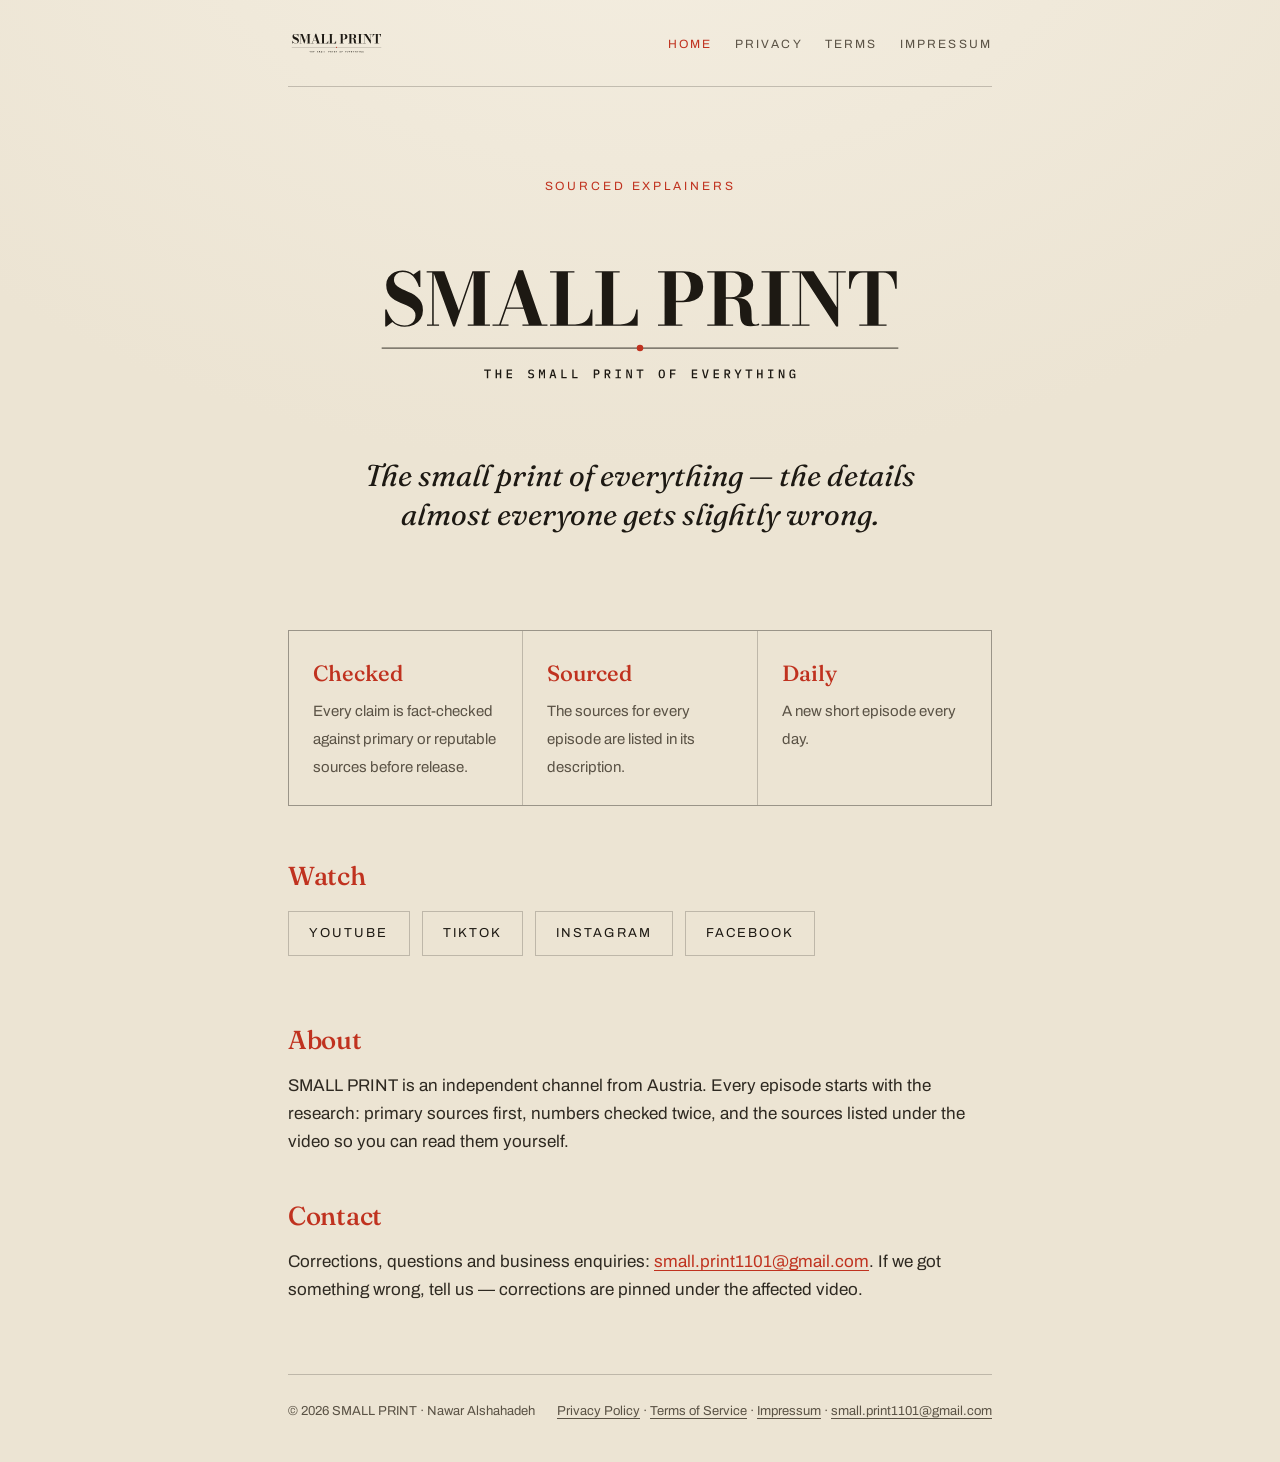
<file: index.html>
<!doctype html>
<html lang="en"><head><meta charset="utf-8">
<meta name="viewport" content="width=device-width,initial-scale=1">
<title>SMALL PRINT — The small print of everything</title>
<meta name="description" content="Short, fact-checked, sourced explainers. A new episode every day.">
<meta property="og:title" content="SMALL PRINT — The small print of everything"><meta property="og:description" content="Short, fact-checked, sourced explainers. A new episode every day.">
<meta property="og:image" content="assets/og.jpg"><meta name="theme-color" content="#ECE4D3">
<link rel="icon" href="favicon.png"><link rel="apple-touch-icon" href="assets/apple-touch-icon.png">
<link rel="stylesheet" href="assets/site.css">
</head><body><div class="wrap">
<header class="top"><a href="index.html"><img src="assets/wordmark.svg" alt="SMALL PRINT"></a><nav><a href="index.html" aria-current=page>Home</a><a href="privacy.html">Privacy</a><a href="terms.html">Terms</a><a href="impressum.html">Impressum</a></nav></header>
<main>
<section class="hero">
<div class="kicker">Sourced explainers</div>
<img class="mark" src="assets/wordmark.svg" alt="SMALL PRINT" style="margin-top:28px">
<p class="lede">The small print of everything &mdash; the details almost everyone gets slightly wrong.</p>
</section>
<div class="grid">
<div><b>Checked</b><span>Every claim is fact-checked against primary or reputable sources before release.</span></div>
<div><b>Sourced</b><span>The sources for every episode are listed in its description.</span></div>
<div><b>Daily</b><span>A new short episode every day.</span></div>
</div>
<h2>Watch</h2>
<div class="links" style="justify-content:flex-start">
<a href="https://www.youtube.com/@smallprint.explained" rel="me">YouTube</a><a href="https://www.tiktok.com/@smallprint.explained" rel="me">TikTok</a><a href="https://www.instagram.com/_small_print/" rel="me">Instagram</a><a href="https://www.facebook.com/profile.php?id=61596106101055" rel="me">Facebook</a>
</div>
<h2>About</h2>
<p>SMALL PRINT is an independent channel from Austria. Every episode starts with the research: primary sources first, numbers checked twice, and the sources listed under the video so you can read them yourself.</p>
<h2>Contact</h2>
<p>Corrections, questions and business enquiries: <a href="mailto:small.print1101@gmail.com">small.print1101@gmail.com</a>. If we got something wrong, tell us &mdash; corrections are pinned under the affected video.</p>
</main>
<footer><span>&copy; 2026 SMALL PRINT &middot; Nawar Alshahadeh</span><span><a href="privacy.html">Privacy Policy</a> &middot; <a href="terms.html">Terms of Service</a> &middot; <a href="impressum.html">Impressum</a> &middot; <a href="mailto:small.print1101@gmail.com">small.print1101@gmail.com</a></span></footer>
</div></body></html>
</file>
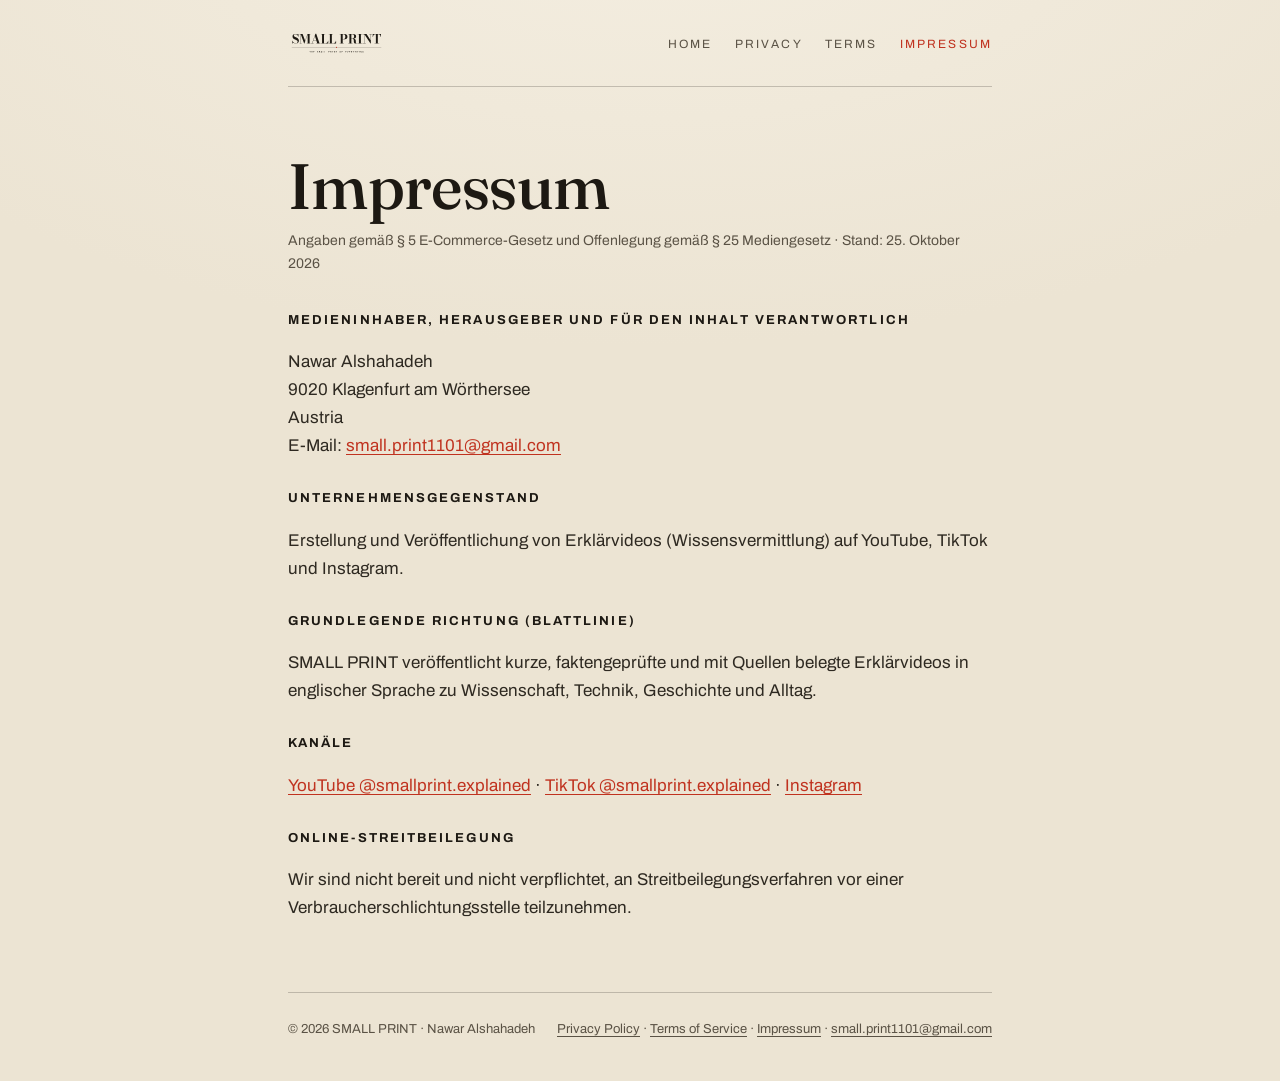
<file: impressum.html>
<!doctype html>
<html lang="de"><head><meta charset="utf-8">
<meta name="viewport" content="width=device-width,initial-scale=1">
<title>Impressum — SMALL PRINT</title>
<meta name="description" content="Impressum und Offenlegung von SMALL PRINT.">
<meta property="og:title" content="Impressum — SMALL PRINT"><meta property="og:description" content="Impressum und Offenlegung von SMALL PRINT.">
<meta property="og:image" content="assets/og.jpg"><meta name="theme-color" content="#ECE4D3">
<link rel="icon" href="favicon.png"><link rel="apple-touch-icon" href="assets/apple-touch-icon.png">
<link rel="stylesheet" href="assets/site.css">
</head><body><div class="wrap">
<header class="top"><a href="index.html"><img src="assets/wordmark.svg" alt="SMALL PRINT"></a><nav><a href="index.html">Home</a><a href="privacy.html">Privacy</a><a href="terms.html">Terms</a><a href="impressum.html" aria-current=page>Impressum</a></nav></header>
<main>
<h1>Impressum</h1>
<div class="meta">Angaben gem&auml;&szlig; &sect; 5 E-Commerce-Gesetz und Offenlegung gem&auml;&szlig; &sect; 25 Mediengesetz &middot; Stand: 25. Oktober 2026</div>

<h3>Medieninhaber, Herausgeber und f&uuml;r den Inhalt verantwortlich</h3>
<p class="addr">Nawar Alshahadeh
9020 Klagenfurt am Wörthersee
Austria
E-Mail: <a href="mailto:small.print1101@gmail.com">small.print1101@gmail.com</a></p>

<h3>Unternehmensgegenstand</h3>
<p>Erstellung und Ver&ouml;ffentlichung von Erkl&auml;rvideos (Wissensvermittlung) auf YouTube, TikTok und Instagram.</p>

<h3>Grundlegende Richtung (Blattlinie)</h3>
<p>SMALL PRINT ver&ouml;ffentlicht kurze, faktengepr&uuml;fte und mit Quellen belegte Erkl&auml;rvideos in englischer Sprache zu Wissenschaft, Technik, Geschichte und Alltag.</p>

<h3>Kan&auml;le</h3>
<p><a href="https://www.youtube.com/@smallprint.explained">YouTube @smallprint.explained</a> &middot; <a href="https://www.tiktok.com/@smallprint.explained">TikTok @smallprint.explained</a> &middot; <a href="https://www.instagram.com/_small_print/">Instagram</a></p>

<h3>Online-Streitbeilegung</h3>
<p>Wir sind nicht bereit und nicht verpflichtet, an Streitbeilegungsverfahren vor einer Verbraucherschlichtungsstelle teilzunehmen.</p>
</main>
<footer><span>&copy; 2026 SMALL PRINT &middot; Nawar Alshahadeh</span><span><a href="privacy.html">Privacy Policy</a> &middot; <a href="terms.html">Terms of Service</a> &middot; <a href="impressum.html">Impressum</a> &middot; <a href="mailto:small.print1101@gmail.com">small.print1101@gmail.com</a></span></footer>
</div></body></html>
</file>
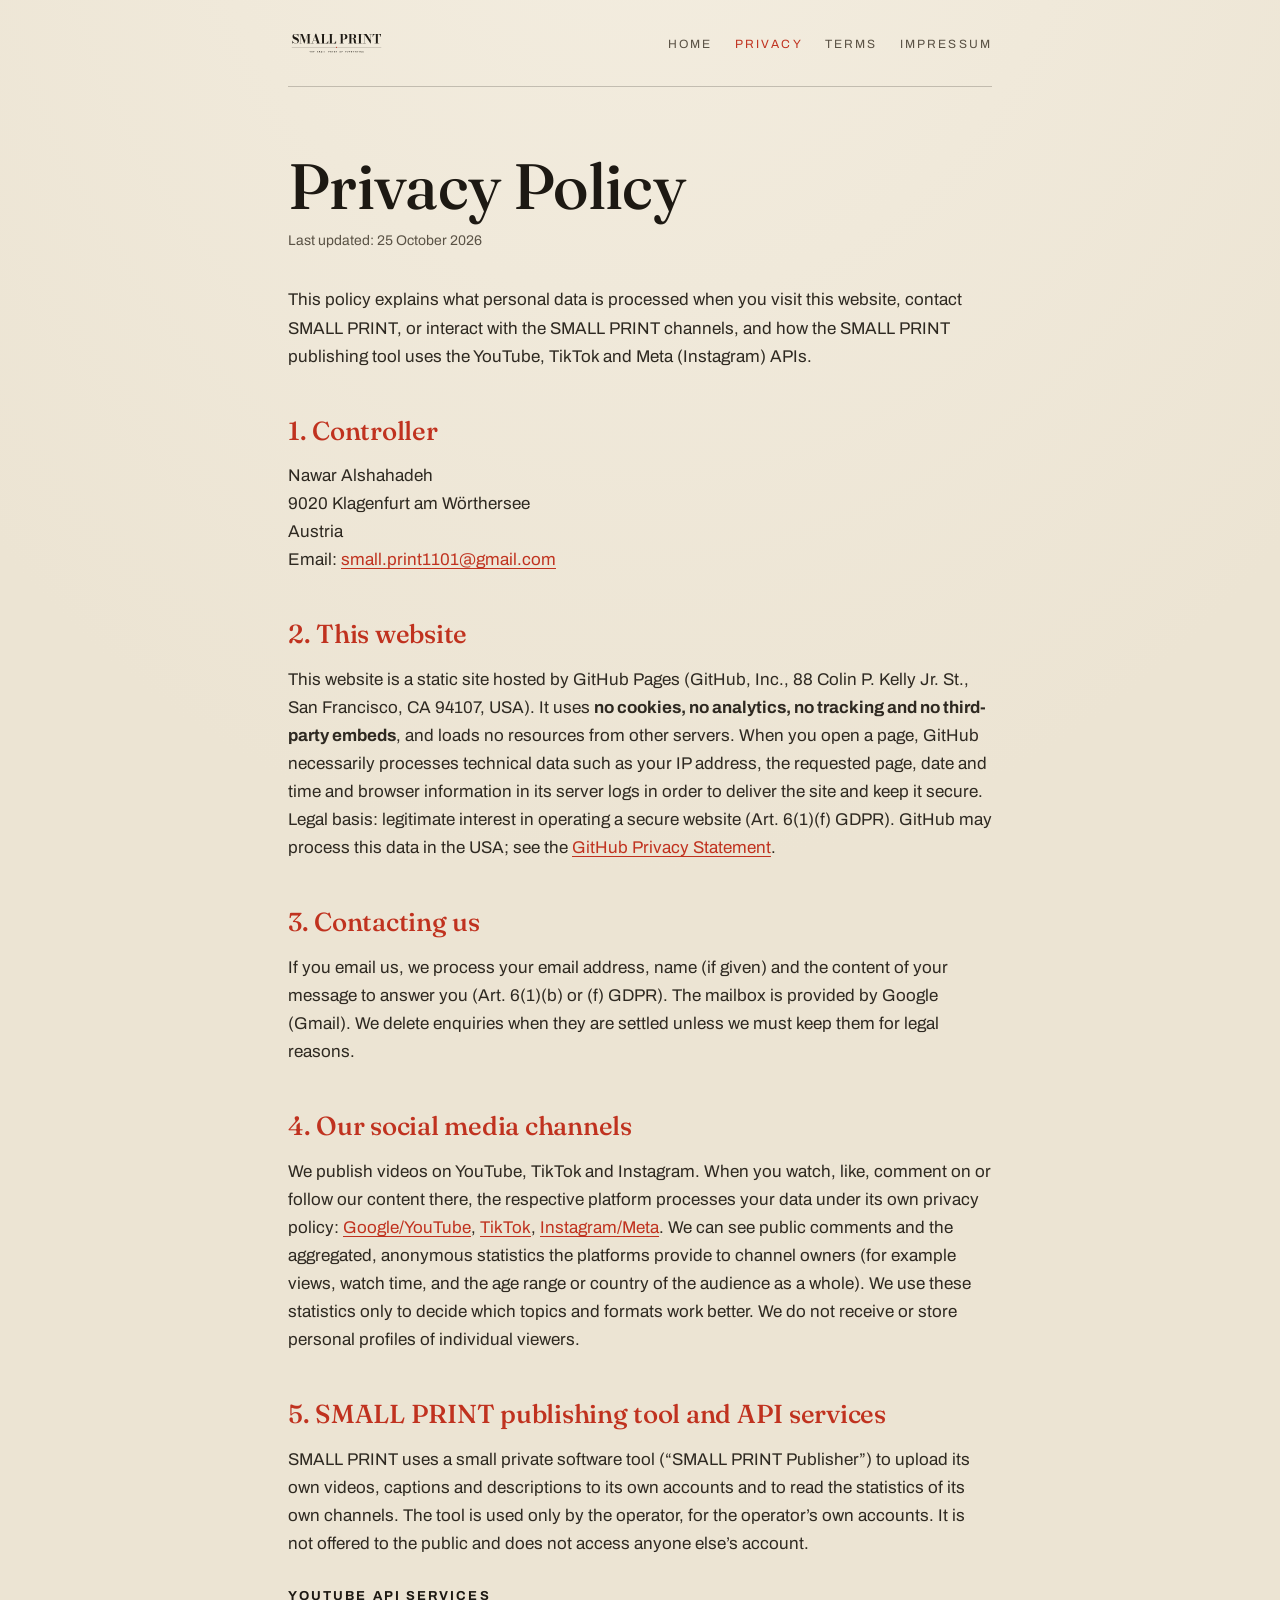
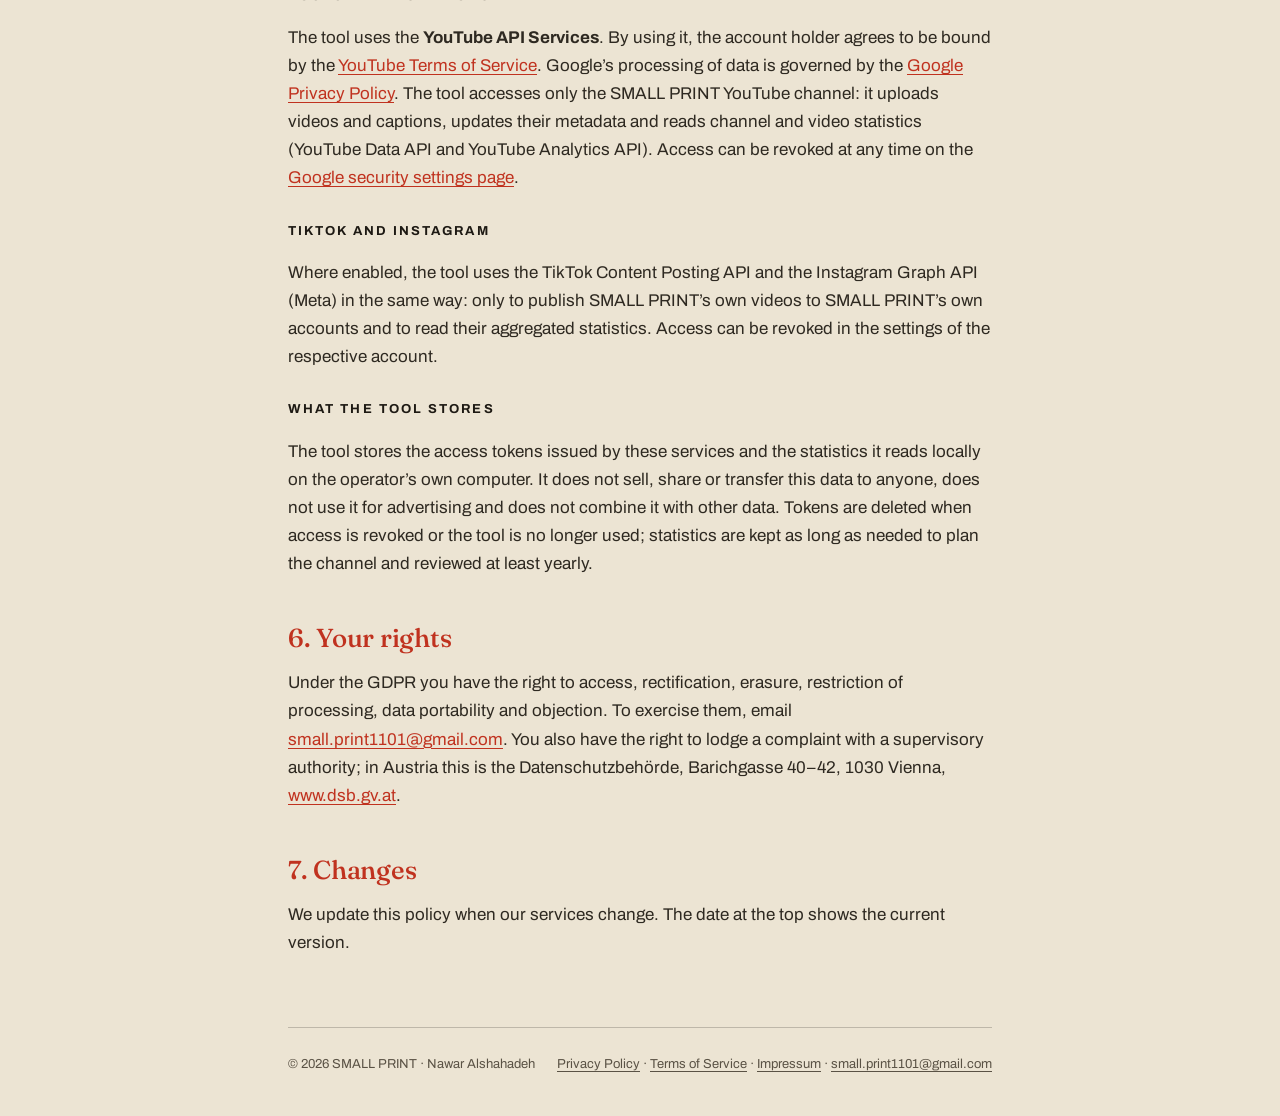
<file: privacy.html>
<!doctype html>
<html lang="en"><head><meta charset="utf-8">
<meta name="viewport" content="width=device-width,initial-scale=1">
<title>Privacy Policy — SMALL PRINT</title>
<meta name="description" content="Privacy policy of SMALL PRINT and the SMALL PRINT Publisher tool.">
<meta property="og:title" content="Privacy Policy — SMALL PRINT"><meta property="og:description" content="Privacy policy of SMALL PRINT and the SMALL PRINT Publisher tool.">
<meta property="og:image" content="assets/og.jpg"><meta name="theme-color" content="#ECE4D3">
<link rel="icon" href="favicon.png"><link rel="apple-touch-icon" href="assets/apple-touch-icon.png">
<link rel="stylesheet" href="assets/site.css">
</head><body><div class="wrap">
<header class="top"><a href="index.html"><img src="assets/wordmark.svg" alt="SMALL PRINT"></a><nav><a href="index.html">Home</a><a href="privacy.html" aria-current=page>Privacy</a><a href="terms.html">Terms</a><a href="impressum.html">Impressum</a></nav></header>
<main>
<h1>Privacy Policy</h1>
<div class="meta">Last updated: 25 October 2026</div>
<p>This policy explains what personal data is processed when you visit this website, contact SMALL PRINT, or interact with the SMALL PRINT channels, and how the SMALL PRINT publishing tool uses the YouTube, TikTok and Meta (Instagram) APIs.</p>

<h2>1. Controller</h2>
<p class="addr">Nawar Alshahadeh
9020 Klagenfurt am Wörthersee
Austria
Email: <a href="mailto:small.print1101@gmail.com">small.print1101@gmail.com</a></p>

<h2>2. This website</h2>
<p>This website is a static site hosted by GitHub Pages (GitHub, Inc., 88 Colin P. Kelly Jr. St., San Francisco, CA 94107, USA). It uses <strong>no cookies, no analytics, no tracking and no third-party embeds</strong>, and loads no resources from other servers. When you open a page, GitHub necessarily processes technical data such as your IP address, the requested page, date and time and browser information in its server logs in order to deliver the site and keep it secure. Legal basis: legitimate interest in operating a secure website (Art. 6(1)(f) GDPR). GitHub may process this data in the USA; see the <a href="https://docs.github.com/en/site-policy/privacy-policies/github-general-privacy-statement">GitHub Privacy Statement</a>.</p>

<h2>3. Contacting us</h2>
<p>If you email us, we process your email address, name (if given) and the content of your message to answer you (Art. 6(1)(b) or (f) GDPR). The mailbox is provided by Google (Gmail). We delete enquiries when they are settled unless we must keep them for legal reasons.</p>

<h2>4. Our social media channels</h2>
<p>We publish videos on YouTube, TikTok and Instagram. When you watch, like, comment on or follow our content there, the respective platform processes your data under its own privacy policy: <a href="https://policies.google.com/privacy">Google/YouTube</a>, <a href="https://www.tiktok.com/legal/page/eea/privacy-policy/en">TikTok</a>, <a href="https://privacycenter.instagram.com/policy">Instagram/Meta</a>. We can see public comments and the aggregated, anonymous statistics the platforms provide to channel owners (for example views, watch time, and the age range or country of the audience as a whole). We use these statistics only to decide which topics and formats work better. We do not receive or store personal profiles of individual viewers.</p>

<h2>5. SMALL PRINT publishing tool and API services</h2>
<p>SMALL PRINT uses a small private software tool (&ldquo;SMALL PRINT Publisher&rdquo;) to upload its own videos, captions and descriptions to its own accounts and to read the statistics of its own channels. The tool is used only by the operator, for the operator&rsquo;s own accounts. It is not offered to the public and does not access anyone else&rsquo;s account.</p>
<h3>YouTube API Services</h3>
<p>The tool uses the <strong>YouTube API Services</strong>. By using it, the account holder agrees to be bound by the <a href="https://www.youtube.com/t/terms">YouTube Terms of Service</a>. Google&rsquo;s processing of data is governed by the <a href="https://policies.google.com/privacy">Google Privacy Policy</a>. The tool accesses only the SMALL PRINT YouTube channel: it uploads videos and captions, updates their metadata and reads channel and video statistics (YouTube Data API and YouTube Analytics API). Access can be revoked at any time on the <a href="https://security.google.com/settings/security/permissions">Google security settings page</a>.</p>
<h3>TikTok and Instagram</h3>
<p>Where enabled, the tool uses the TikTok Content Posting API and the Instagram Graph API (Meta) in the same way: only to publish SMALL PRINT&rsquo;s own videos to SMALL PRINT&rsquo;s own accounts and to read their aggregated statistics. Access can be revoked in the settings of the respective account.</p>
<h3>What the tool stores</h3>
<p>The tool stores the access tokens issued by these services and the statistics it reads locally on the operator&rsquo;s own computer. It does not sell, share or transfer this data to anyone, does not use it for advertising and does not combine it with other data. Tokens are deleted when access is revoked or the tool is no longer used; statistics are kept as long as needed to plan the channel and reviewed at least yearly.</p>

<h2>6. Your rights</h2>
<p>Under the GDPR you have the right to access, rectification, erasure, restriction of processing, data portability and objection. To exercise them, email <a href="mailto:small.print1101@gmail.com">small.print1101@gmail.com</a>. You also have the right to lodge a complaint with a supervisory authority; in Austria this is the Datenschutzbeh&ouml;rde, Barichgasse 40&ndash;42, 1030 Vienna, <a href="https://www.dsb.gv.at">www.dsb.gv.at</a>.</p>

<h2>7. Changes</h2>
<p>We update this policy when our services change. The date at the top shows the current version.</p>
</main>
<footer><span>&copy; 2026 SMALL PRINT &middot; Nawar Alshahadeh</span><span><a href="privacy.html">Privacy Policy</a> &middot; <a href="terms.html">Terms of Service</a> &middot; <a href="impressum.html">Impressum</a> &middot; <a href="mailto:small.print1101@gmail.com">small.print1101@gmail.com</a></span></footer>
</div></body></html>
</file>
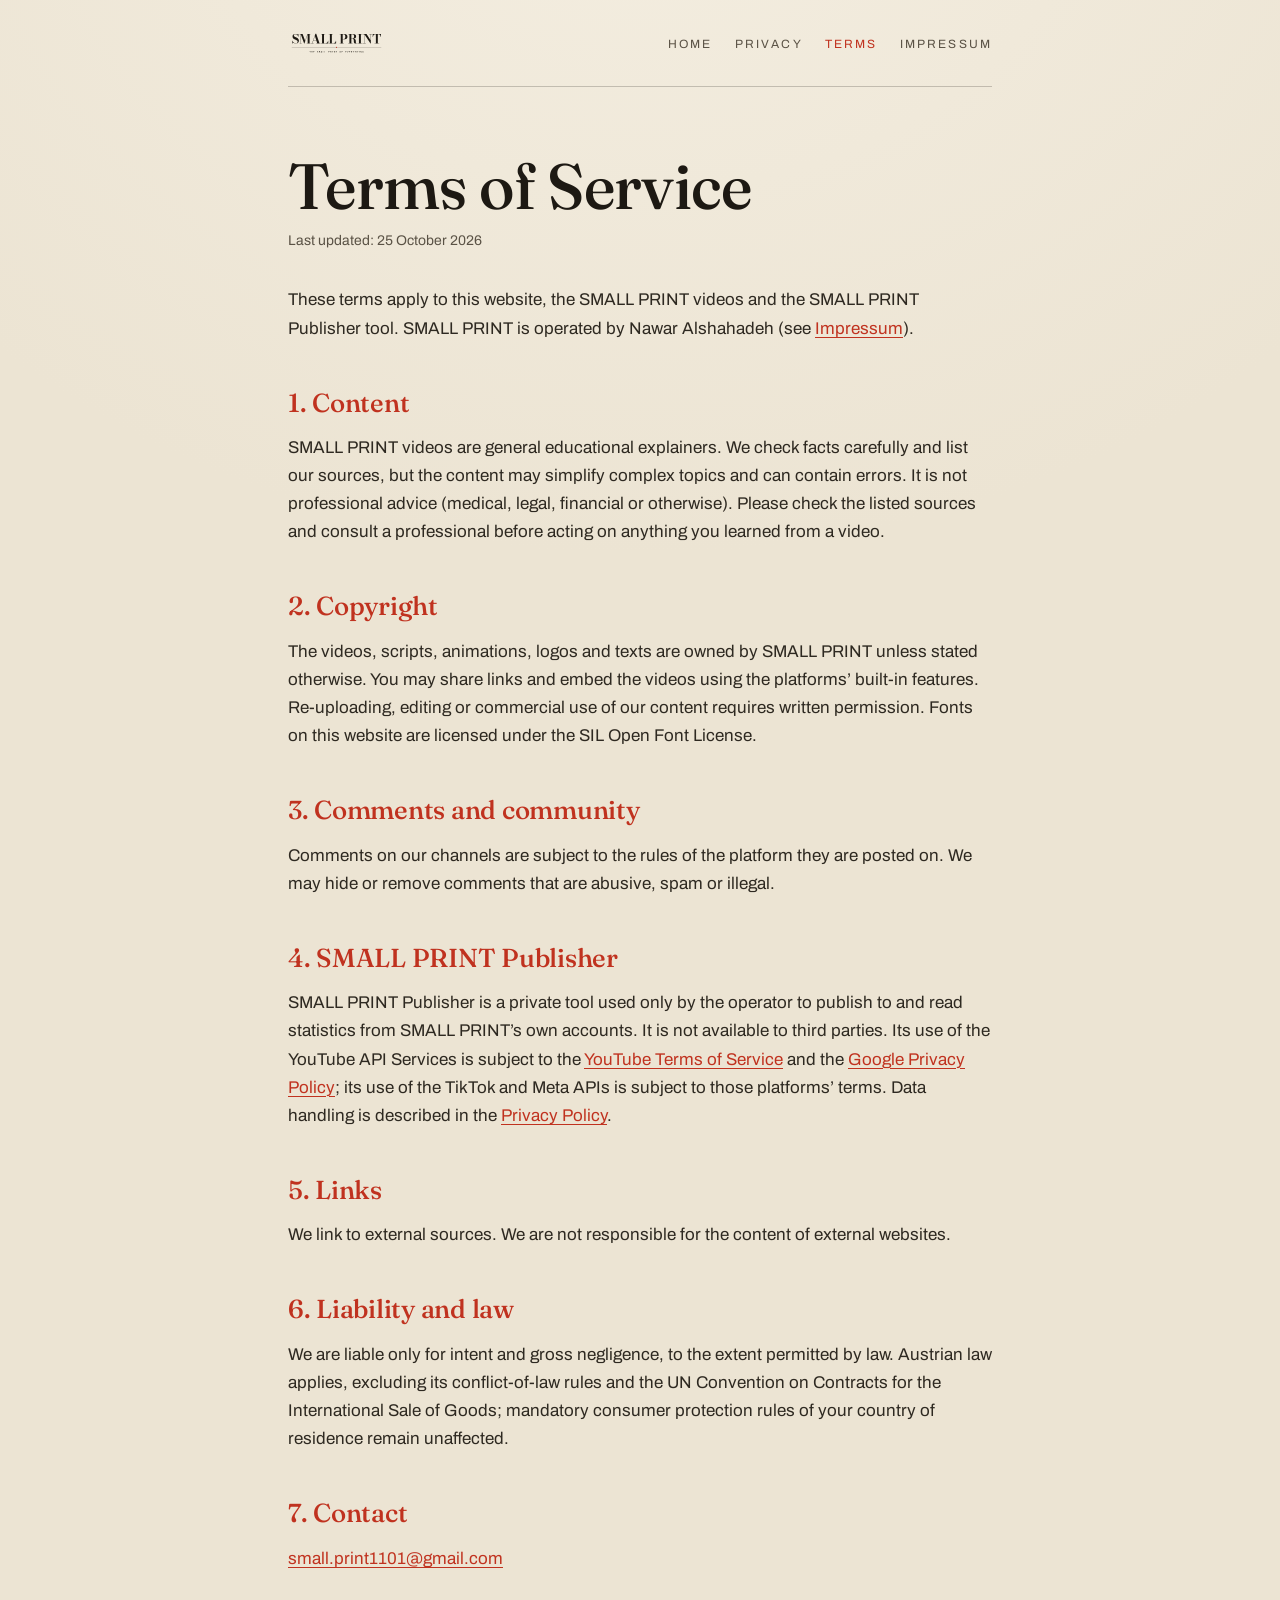
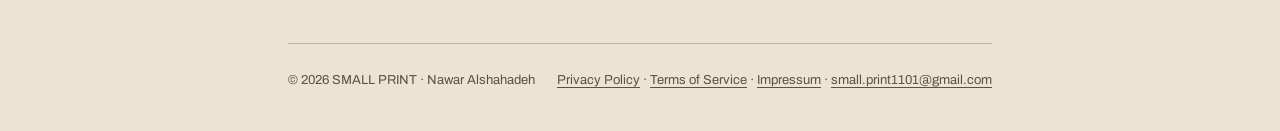
<file: terms.html>
<!doctype html>
<html lang="en"><head><meta charset="utf-8">
<meta name="viewport" content="width=device-width,initial-scale=1">
<title>Terms of Service — SMALL PRINT</title>
<meta name="description" content="Terms of service of SMALL PRINT.">
<meta property="og:title" content="Terms of Service — SMALL PRINT"><meta property="og:description" content="Terms of service of SMALL PRINT.">
<meta property="og:image" content="assets/og.jpg"><meta name="theme-color" content="#ECE4D3">
<link rel="icon" href="favicon.png"><link rel="apple-touch-icon" href="assets/apple-touch-icon.png">
<link rel="stylesheet" href="assets/site.css">
</head><body><div class="wrap">
<header class="top"><a href="index.html"><img src="assets/wordmark.svg" alt="SMALL PRINT"></a><nav><a href="index.html">Home</a><a href="privacy.html">Privacy</a><a href="terms.html" aria-current=page>Terms</a><a href="impressum.html">Impressum</a></nav></header>
<main>
<h1>Terms of Service</h1>
<div class="meta">Last updated: 25 October 2026</div>
<p>These terms apply to this website, the SMALL PRINT videos and the SMALL PRINT Publisher tool. SMALL PRINT is operated by Nawar Alshahadeh (see <a href="impressum.html">Impressum</a>).</p>

<h2>1. Content</h2>
<p>SMALL PRINT videos are general educational explainers. We check facts carefully and list our sources, but the content may simplify complex topics and can contain errors. It is not professional advice (medical, legal, financial or otherwise). Please check the listed sources and consult a professional before acting on anything you learned from a video.</p>

<h2>2. Copyright</h2>
<p>The videos, scripts, animations, logos and texts are owned by SMALL PRINT unless stated otherwise. You may share links and embed the videos using the platforms&rsquo; built-in features. Re-uploading, editing or commercial use of our content requires written permission. Fonts on this website are licensed under the SIL Open Font License.</p>

<h2>3. Comments and community</h2>
<p>Comments on our channels are subject to the rules of the platform they are posted on. We may hide or remove comments that are abusive, spam or illegal.</p>

<h2>4. SMALL PRINT Publisher</h2>
<p>SMALL PRINT Publisher is a private tool used only by the operator to publish to and read statistics from SMALL PRINT&rsquo;s own accounts. It is not available to third parties. Its use of the YouTube API Services is subject to the <a href="https://www.youtube.com/t/terms">YouTube Terms of Service</a> and the <a href="https://policies.google.com/privacy">Google Privacy Policy</a>; its use of the TikTok and Meta APIs is subject to those platforms&rsquo; terms. Data handling is described in the <a href="privacy.html">Privacy Policy</a>.</p>

<h2>5. Links</h2>
<p>We link to external sources. We are not responsible for the content of external websites.</p>

<h2>6. Liability and law</h2>
<p>We are liable only for intent and gross negligence, to the extent permitted by law. Austrian law applies, excluding its conflict-of-law rules and the UN Convention on Contracts for the International Sale of Goods; mandatory consumer protection rules of your country of residence remain unaffected.</p>

<h2>7. Contact</h2>
<p><a href="mailto:small.print1101@gmail.com">small.print1101@gmail.com</a></p>
</main>
<footer><span>&copy; 2026 SMALL PRINT &middot; Nawar Alshahadeh</span><span><a href="privacy.html">Privacy Policy</a> &middot; <a href="terms.html">Terms of Service</a> &middot; <a href="impressum.html">Impressum</a> &middot; <a href="mailto:small.print1101@gmail.com">small.print1101@gmail.com</a></span></footer>
</div></body></html>
</file>
<file: assets/site.css>
@font-face{font-family:"Fraunces";src:url(fraunces.woff2) format("woff2");font-weight:100 900;font-display:swap}
@font-face{font-family:"Fraunces";src:url(fraunces-italic.woff2) format("woff2");font-style:italic;font-weight:100 900;font-display:swap}
@font-face{font-family:"Archivo";src:url(archivo.woff2) format("woff2");font-weight:100 900;font-stretch:62% 125%;font-display:swap}
:root{--bg:#ECE4D3;--ink:#1d1913;--dim:#5a5245;--gold:#C0321F;--coral:#C0321F;--rule:rgba(29,25,19,.22)}
*{box-sizing:border-box}
html{background:var(--bg);color:var(--ink);font:17px/1.65 "Archivo",system-ui,sans-serif;-webkit-font-smoothing:antialiased}
body{margin:0;min-height:100vh;background:radial-gradient(120% 70% at 50% -10%,#F4EEE1 0%,var(--bg) 60%)}
a{color:var(--gold);text-decoration-thickness:1px;text-underline-offset:3px}
a:hover{color:var(--ink)}
.wrap{max-width:760px;margin:0 auto;padding:0 28px}
header.top{display:flex;align-items:center;justify-content:space-between;padding:26px 0;border-bottom:1px solid var(--rule)}
header.top img{height:34px;display:block}
nav a{font-size:12px;letter-spacing:.18em;text-transform:uppercase;text-decoration:none;color:var(--dim);margin-left:22px}
nav a:hover,nav a[aria-current]{color:var(--gold)}
h1,h2{font-family:"Fraunces",serif;font-weight:500;letter-spacing:-.01em;line-height:1.1}
h1{font-size:clamp(40px,7vw,64px);margin:64px 0 8px}
h2{font-size:26px;margin:46px 0 10px;color:var(--gold)}
h3{font-size:13px;letter-spacing:.16em;text-transform:uppercase;margin:28px 0 6px;color:var(--ink)}
.kicker{font-size:12px;letter-spacing:.24em;text-transform:uppercase;color:var(--gold)}
.meta{color:var(--dim);font-size:14px;margin-bottom:34px}
p,li{color:#2e2921}
ul{padding-left:20px}
hr{border:0;border-top:1px solid var(--rule);margin:48px 0}
.hero{text-align:center;padding:90px 0 40px}
.hero img.mark{width:min(560px,90%);height:auto}
.hero p.lede{font-family:"Fraunces",serif;font-style:italic;font-size:clamp(22px,3.4vw,30px);color:var(--ink);margin:26px auto 0;max-width:560px;line-height:1.3}
.grid{display:grid;grid-template-columns:repeat(auto-fit,minmax(200px,1fr));gap:1px;background:var(--rule);border:1px solid var(--rule);margin:56px 0}
.grid div{background:var(--bg);padding:24px}
.grid b{display:block;font-family:"Fraunces",serif;font-weight:500;font-size:22px;color:var(--gold);margin-bottom:6px}
.grid span{color:var(--dim);font-size:15px}
.links{display:flex;flex-wrap:wrap;gap:12px;justify-content:center;margin:20px 0 70px}
.links a{border:1px solid var(--rule);padding:11px 20px;text-decoration:none;font-size:13px;letter-spacing:.16em;text-transform:uppercase;color:var(--ink)}
.links a:hover{border-color:var(--gold);color:var(--gold)}
footer{border-top:1px solid var(--rule);padding:26px 0 40px;margin-top:70px;font-size:13px;color:var(--dim);display:flex;flex-wrap:wrap;gap:8px 22px;justify-content:space-between}
footer a{color:var(--dim)}
.addr{white-space:pre-line}
@media (max-width:560px){header.top{flex-direction:column;gap:14px}nav a{margin:0 9px;font-size:11px}html{font-size:16px}}
</file>
